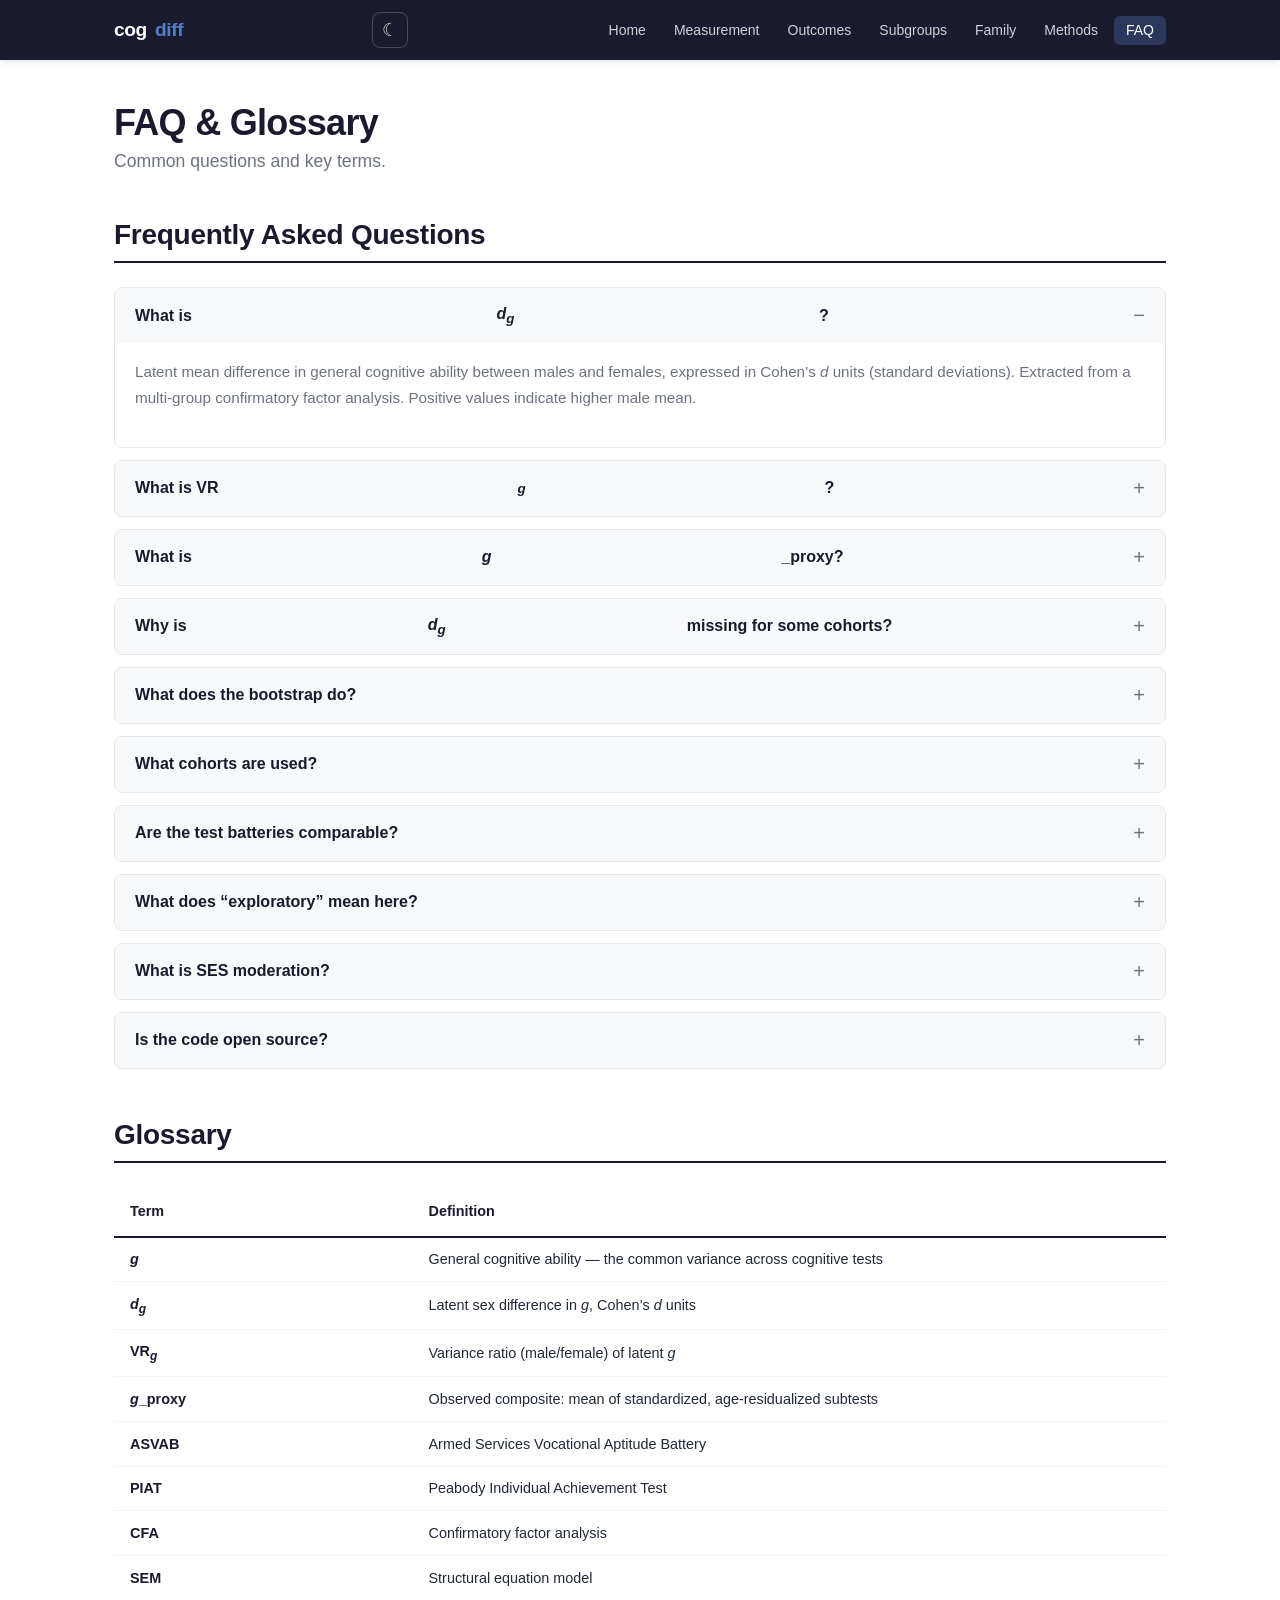
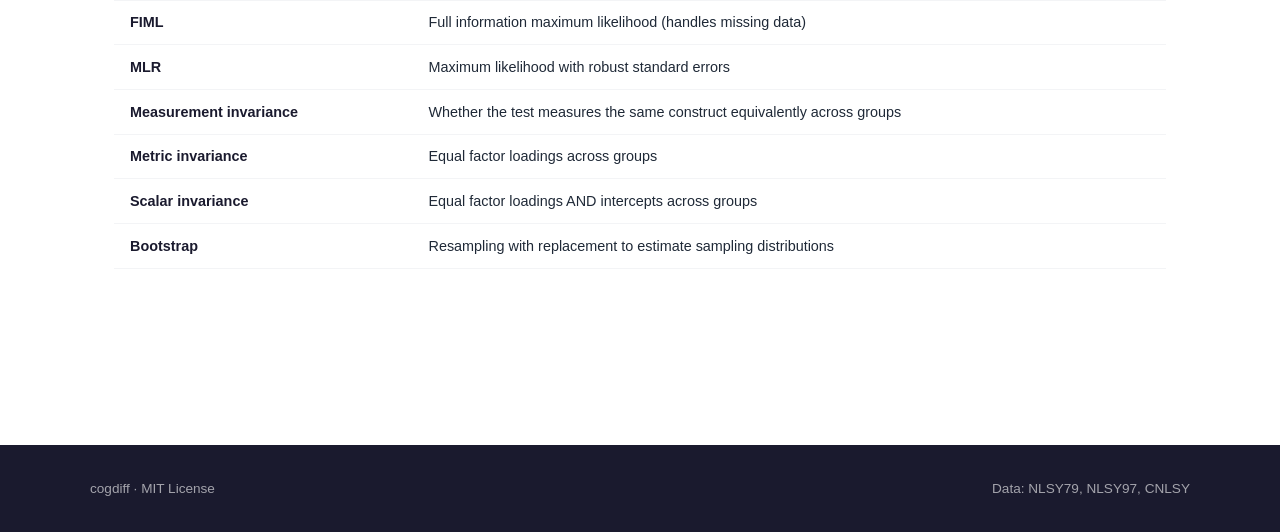
<file: docs/faq.html>
<!DOCTYPE html>
<html lang="en">
<head>
  <meta charset="UTF-8">
  <meta name="viewport" content="width=device-width, initial-scale=1.0">
  <meta name="color-scheme" content="light dark">
  <title>FAQ &mdash; cogdiff</title>
  <script src="js/theme.js"></script>
  <link rel="stylesheet" href="css/style.css">
</head>
<body>

<!-- ── Header ──────────────────────────────────────────────── -->
<header class="site-header">
  <div class="header-inner">
    <a href="index.html" class="site-logo">cog<span class="logo-accent">diff</span></a>
    <div class="header-controls">
      <button class="nav-toggle" onclick="document.querySelector('.nav-links').classList.toggle('open')" aria-label="Toggle navigation">&#9776;</button>
      <button id="themeToggle" class="theme-toggle" onclick="cdToggleTheme()" aria-label="Toggle theme">&#9790;</button>
    </div>
    <nav>
      <ul class="nav-links">
        <li><a href="index.html">Home</a></li>
        <li><a href="measurement.html">Measurement</a></li>
        <li><a href="outcomes.html">Outcomes</a></li>
        <li><a href="subgroups.html">Subgroups</a></li>
        <li><a href="family.html">Family</a></li>
        <li><a href="methodology.html">Methods</a></li>
        <li><a href="faq.html" class="active">FAQ</a></li>
      </ul>
    </nav>
  </div>
</header>

<!-- ── Content ─────────────────────────────────────────────── -->
<main class="content">

  <h1>FAQ &amp; Glossary</h1>
  <p class="page-intro">Common questions and key terms.</p>

  <!-- ── FAQ ───────────────────────────────────────────────── -->
  <section class="section" id="faq">
    <div class="section-header">
      <h2>Frequently Asked Questions</h2>
    </div>

    <!-- 1 -->
    <div class="faq-item open">
      <button class="faq-question" onclick="this.parentElement.classList.toggle('open')">What is <em>d<sub>g</sub></em>?</button>
      <div class="faq-answer">
        <div class="faq-answer-inner">
          <p>Latent mean difference in general cognitive ability between males and females, expressed in Cohen&rsquo;s <em>d</em> units (standard deviations). Extracted from a multi-group confirmatory factor analysis. Positive values indicate higher male mean.</p>
        </div>
      </div>
    </div>

    <!-- 2 -->
    <div class="faq-item">
      <button class="faq-question" onclick="this.parentElement.classList.toggle('open')">What is VR<sub><em>g</em></sub>?</button>
      <div class="faq-answer">
        <div class="faq-answer-inner">
          <p>Variance ratio: male variance divided by female variance. Values above 1 indicate greater male variability. This is computed from the latent factor variances in the CFA model.</p>
        </div>
      </div>
    </div>

    <!-- 3 -->
    <div class="faq-item">
      <button class="faq-question" onclick="this.parentElement.classList.toggle('open')">What is <em>g</em>_proxy?</button>
      <div class="faq-answer">
        <div class="faq-answer-inner">
          <p>An observed (not latent) composite score: the mean of all age-residualized, standardized subtests for a given respondent. Unlike <em>d<sub>g</sub></em>, <em>g</em>_proxy does not require measurement invariance to hold. It is used for all exploratory analyses.</p>
        </div>
      </div>
    </div>

    <!-- 4 -->
    <div class="faq-item">
      <button class="faq-question" onclick="this.parentElement.classList.toggle('open')">Why is <em>d<sub>g</sub></em> missing for some cohorts?</button>
      <div class="faq-answer">
        <div class="faq-answer-inner">
          <p>The confirmatory pipeline requires scalar measurement invariance before reporting latent mean differences. NLSY97 fails the scalar gate (&Delta;CFI too large). CNLSY fails on both &Delta;CFI and &Delta;RMSEA. For these cohorts, only the observed <em>g</em>_proxy difference is reported.</p>
        </div>
      </div>
    </div>

    <!-- 5 -->
    <div class="faq-item">
      <button class="faq-question" onclick="this.parentElement.classList.toggle('open')">What does the bootstrap do?</button>
      <div class="faq-answer">
        <div class="faq-answer-inner">
          <p>The family bootstrap resamples entire families (not individuals) to account for within-family correlation, then refits the full SEM on each replicate. 499 replicates produce percentile confidence intervals.</p>
        </div>
      </div>
    </div>

    <!-- 6 -->
    <div class="faq-item">
      <button class="faq-question" onclick="this.parentElement.classList.toggle('open')">What cohorts are used?</button>
      <div class="faq-answer">
        <div class="faq-answer-inner">
          <p>Three: NLSY79 (born 1957&ndash;64, tested 1980), NLSY97 (born 1980&ndash;84, tested 1999), and CNLSY (children of NLSY79 women, tested 1986&ndash;2014 on PIAT).</p>
        </div>
      </div>
    </div>

    <!-- 7 -->
    <div class="faq-item">
      <button class="faq-question" onclick="this.parentElement.classList.toggle('open')">Are the test batteries comparable?</button>
      <div class="faq-answer">
        <div class="faq-answer-inner">
          <p>Not directly. NLSY79 uses 10 ASVAB subtests, NLSY97 uses 12 CAT-ASVAB subtests, and CNLSY uses 3 PIAT subtests. Cross-cohort comparisons use <em>g</em>_proxy (observed composite) rather than latent <em>d<sub>g</sub></em>.</p>
        </div>
      </div>
    </div>

    <!-- 8 -->
    <div class="faq-item">
      <button class="faq-question" onclick="this.parentElement.classList.toggle('open')">What does &ldquo;exploratory&rdquo; mean here?</button>
      <div class="faq-answer">
        <div class="faq-answer-inner">
          <p>All outcome association analyses (education, earnings, health, etc.) use the observed <em>g</em>_proxy composite and are classified as exploratory. Only the measurement invariance&ndash;gated <em>d<sub>g</sub></em> and VR<sub><em>g</em></sub> are confirmatory.</p>
        </div>
      </div>
    </div>

    <!-- 9 -->
    <div class="faq-item">
      <button class="faq-question" onclick="this.parentElement.classList.toggle('open')">What is SES moderation?</button>
      <div class="faq-answer">
        <div class="faq-answer-inner">
          <p>Sex differences are broken out by parental education tercile (low/mid/high) to test whether the magnitude of sex differences varies with socioeconomic background.</p>
        </div>
      </div>
    </div>

    <!-- 10 -->
    <div class="faq-item">
      <button class="faq-question" onclick="this.parentElement.classList.toggle('open')">Is the code open source?</button>
      <div class="faq-answer">
        <div class="faq-answer-inner">
          <p>Yes. Full pipeline under MIT License. Raw NLSY microdata is not redistributed; researchers access it through the NLS Investigator.</p>
        </div>
      </div>
    </div>

  </section>

  <!-- ── Glossary ──────────────────────────────────────────── -->
  <section class="section" id="glossary">
    <div class="section-header">
      <h2>Glossary</h2>
    </div>

    <table class="data-table">
      <thead>
        <tr>
          <th>Term</th>
          <th>Definition</th>
        </tr>
      </thead>
      <tbody>
        <tr>
          <td class="highlight"><em>g</em></td>
          <td>General cognitive ability &mdash; the common variance across cognitive tests</td>
        </tr>
        <tr>
          <td class="highlight"><em>d<sub>g</sub></em></td>
          <td>Latent sex difference in <em>g</em>, Cohen&rsquo;s <em>d</em> units</td>
        </tr>
        <tr>
          <td class="highlight">VR<sub><em>g</em></sub></td>
          <td>Variance ratio (male/female) of latent <em>g</em></td>
        </tr>
        <tr>
          <td class="highlight"><em>g</em>_proxy</td>
          <td>Observed composite: mean of standardized, age-residualized subtests</td>
        </tr>
        <tr>
          <td class="highlight">ASVAB</td>
          <td>Armed Services Vocational Aptitude Battery</td>
        </tr>
        <tr>
          <td class="highlight">PIAT</td>
          <td>Peabody Individual Achievement Test</td>
        </tr>
        <tr>
          <td class="highlight">CFA</td>
          <td>Confirmatory factor analysis</td>
        </tr>
        <tr>
          <td class="highlight">SEM</td>
          <td>Structural equation model</td>
        </tr>
        <tr>
          <td class="highlight">FIML</td>
          <td>Full information maximum likelihood (handles missing data)</td>
        </tr>
        <tr>
          <td class="highlight">MLR</td>
          <td>Maximum likelihood with robust standard errors</td>
        </tr>
        <tr>
          <td class="highlight">Measurement invariance</td>
          <td>Whether the test measures the same construct equivalently across groups</td>
        </tr>
        <tr>
          <td class="highlight">Metric invariance</td>
          <td>Equal factor loadings across groups</td>
        </tr>
        <tr>
          <td class="highlight">Scalar invariance</td>
          <td>Equal factor loadings AND intercepts across groups</td>
        </tr>
        <tr>
          <td class="highlight">Bootstrap</td>
          <td>Resampling with replacement to estimate sampling distributions</td>
        </tr>
      </tbody>
    </table>
  </section>

</main>

<!-- ── Footer ──────────────────────────────────────────────── -->
<footer class="site-footer">
  <div class="footer-inner">
    <span>cogdiff &middot; MIT License</span>
    <span>Data: NLSY79, NLSY97, CNLSY</span>
  </div>
</footer>

</body>
</html>
</file>
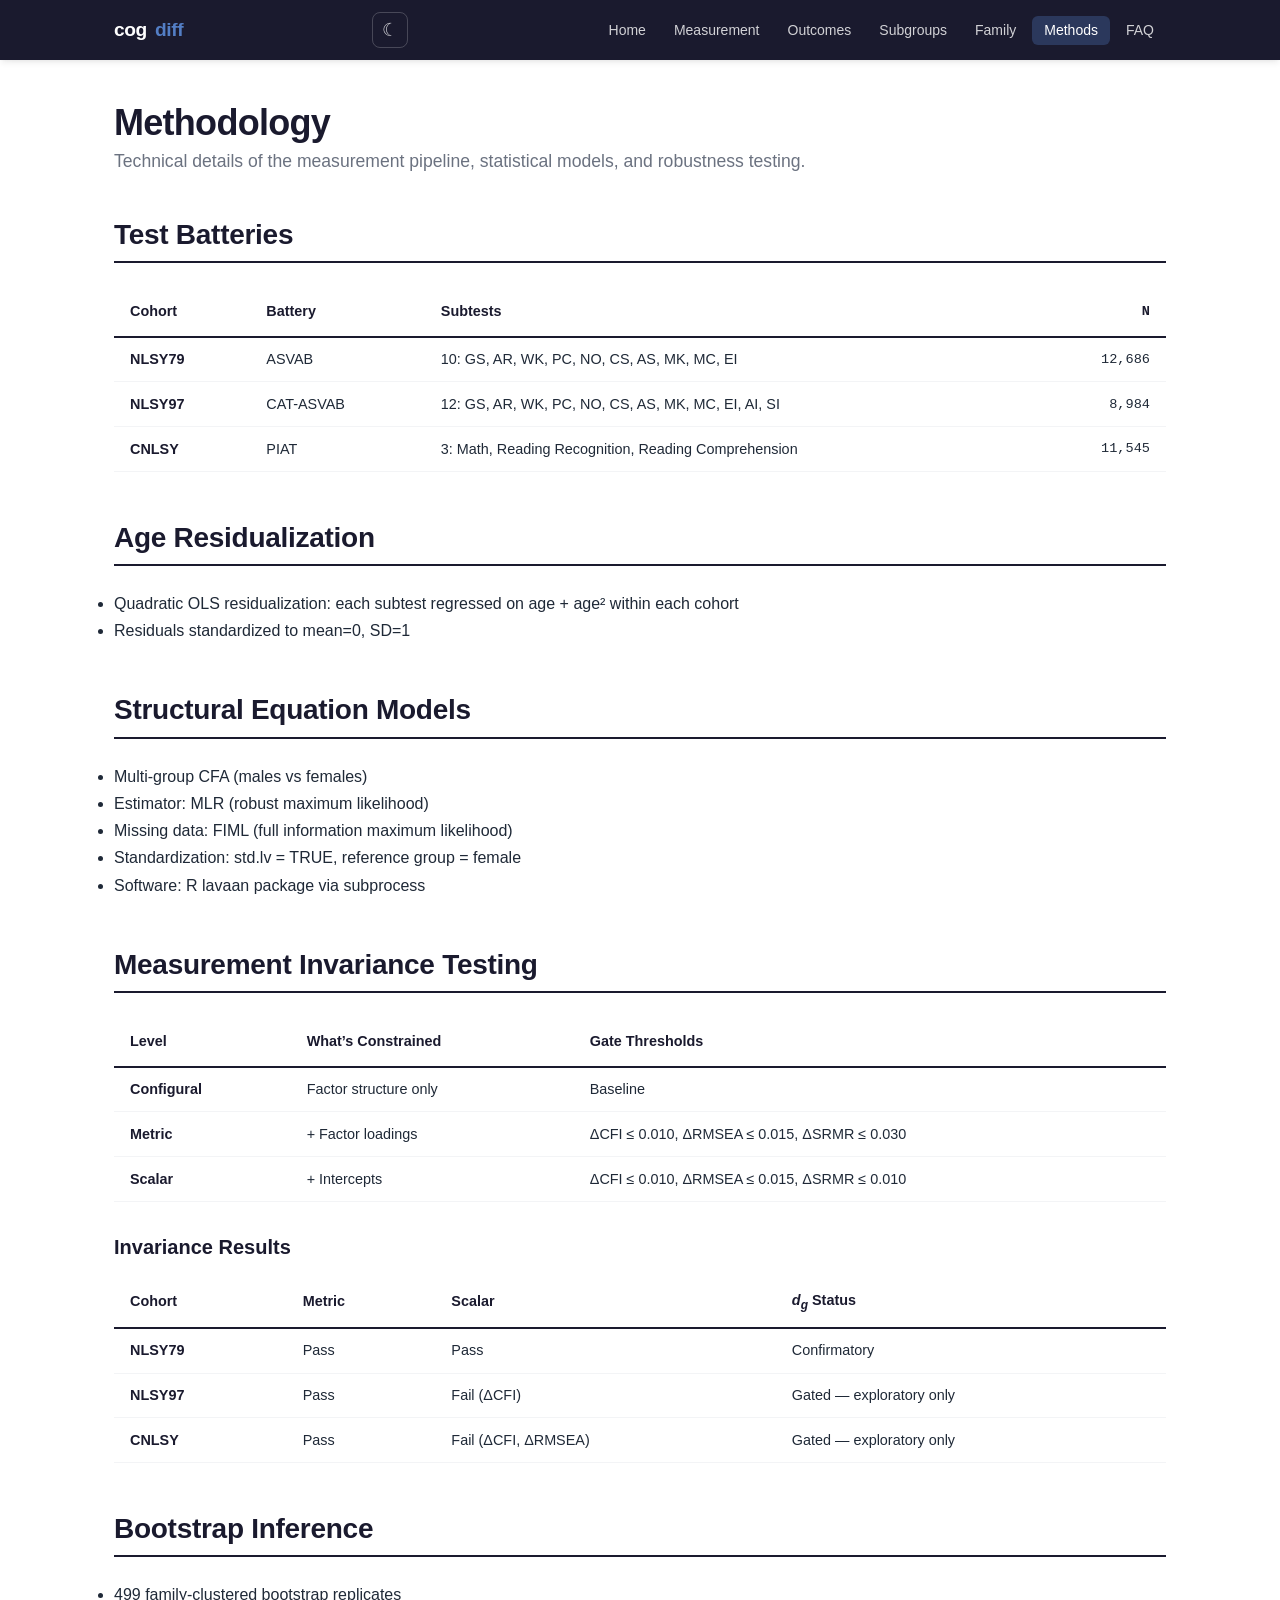
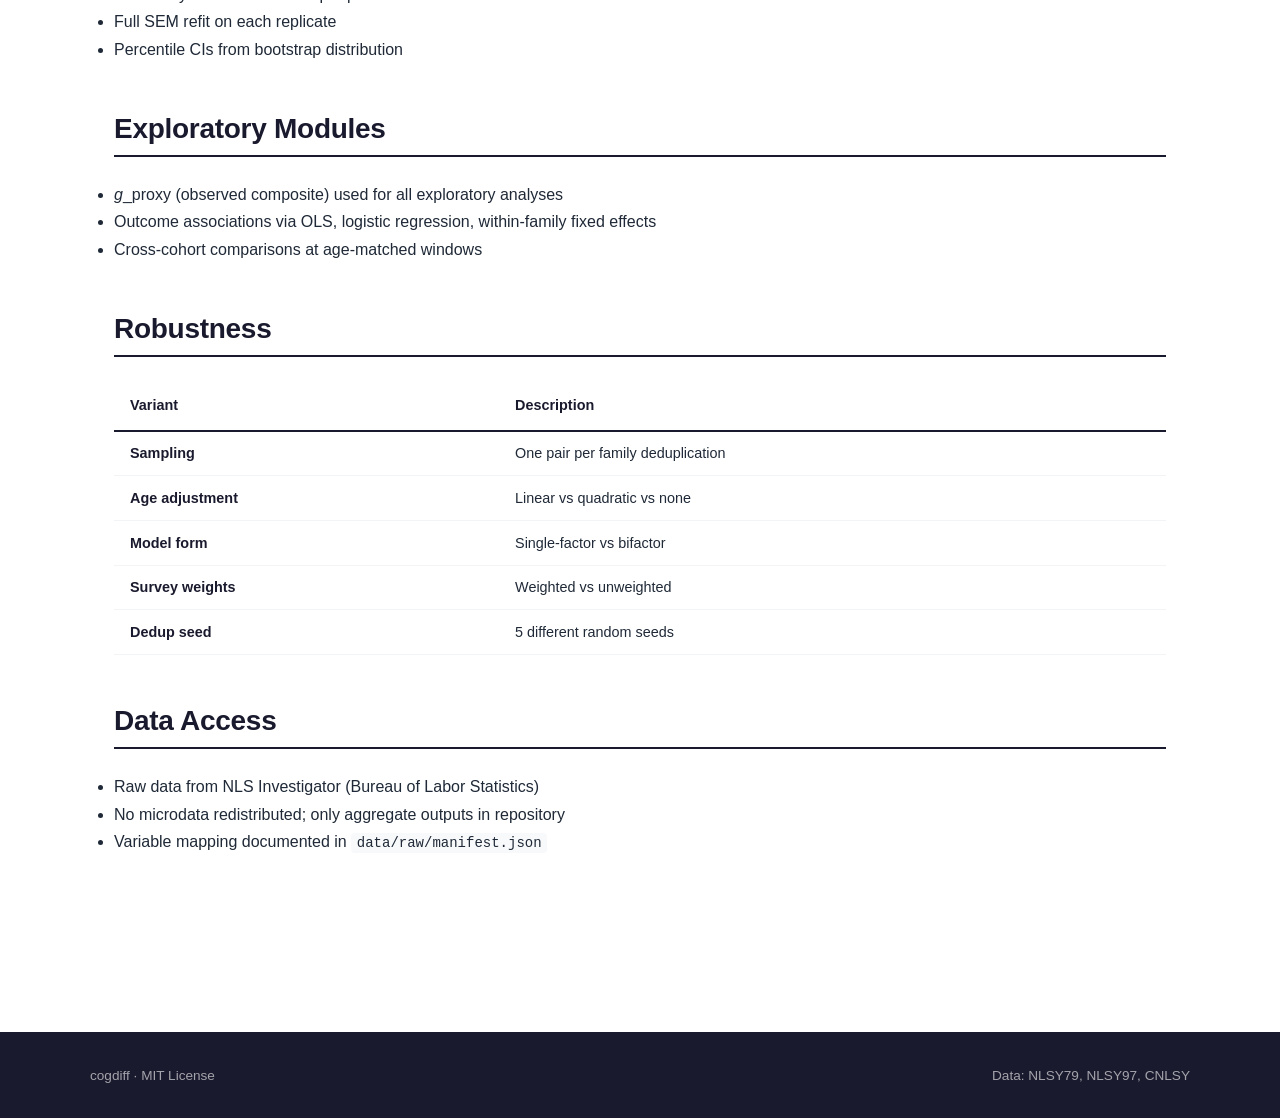
<file: docs/methodology.html>
<!DOCTYPE html>
<html lang="en">
<head>
  <meta charset="UTF-8">
  <meta name="viewport" content="width=device-width, initial-scale=1.0">
  <meta name="color-scheme" content="light dark">
  <title>Methodology &mdash; cogdiff</title>
  <script src="js/theme.js"></script>
  <link rel="stylesheet" href="css/style.css">
</head>
<body>

<!-- ── Header ──────────────────────────────────────────────── -->
<header class="site-header">
  <div class="header-inner">
    <a href="index.html" class="site-logo">cog<span class="logo-accent">diff</span></a>
    <div class="header-controls">
      <button class="nav-toggle" onclick="document.querySelector('.nav-links').classList.toggle('open')" aria-label="Toggle navigation">&#9776;</button>
      <button id="themeToggle" class="theme-toggle" onclick="cdToggleTheme()" aria-label="Toggle theme">&#9790;</button>
    </div>
    <nav>
      <ul class="nav-links">
        <li><a href="index.html">Home</a></li>
        <li><a href="measurement.html">Measurement</a></li>
        <li><a href="outcomes.html">Outcomes</a></li>
        <li><a href="subgroups.html">Subgroups</a></li>
        <li><a href="family.html">Family</a></li>
        <li><a href="methodology.html" class="active">Methods</a></li>
        <li><a href="faq.html">FAQ</a></li>
      </ul>
    </nav>
  </div>
</header>

<!-- ── Content ─────────────────────────────────────────────── -->
<main class="content">

  <h1>Methodology</h1>
  <p class="page-intro">Technical details of the measurement pipeline, statistical models, and robustness testing.</p>

  <!-- ── 1. Test Batteries ─────────────────────────────────── -->
  <section class="section" id="test-batteries">
    <div class="section-header">
      <h2>Test Batteries</h2>
    </div>

    <table class="data-table">
      <thead>
        <tr>
          <th>Cohort</th>
          <th>Battery</th>
          <th>Subtests</th>
          <th class="num">N</th>
        </tr>
      </thead>
      <tbody>
        <tr>
          <td class="highlight">NLSY79</td>
          <td>ASVAB</td>
          <td>10: GS, AR, WK, PC, NO, CS, AS, MK, MC, EI</td>
          <td class="num">12,686</td>
        </tr>
        <tr>
          <td class="highlight">NLSY97</td>
          <td>CAT-ASVAB</td>
          <td>12: GS, AR, WK, PC, NO, CS, AS, MK, MC, EI, AI, SI</td>
          <td class="num">8,984</td>
        </tr>
        <tr>
          <td class="highlight">CNLSY</td>
          <td>PIAT</td>
          <td>3: Math, Reading Recognition, Reading Comprehension</td>
          <td class="num">11,545</td>
        </tr>
      </tbody>
    </table>
  </section>

  <!-- ── 2. Age Residualization ────────────────────────────── -->
  <section class="section" id="age-residualization">
    <div class="section-header">
      <h2>Age Residualization</h2>
    </div>

    <ul>
      <li>Quadratic OLS residualization: each subtest regressed on age + age&sup2; within each cohort</li>
      <li>Residuals standardized to mean=0, SD=1</li>
    </ul>
  </section>

  <!-- ── 3. Structural Equation Models ─────────────────────── -->
  <section class="section" id="structural-equation-models">
    <div class="section-header">
      <h2>Structural Equation Models</h2>
    </div>

    <ul>
      <li>Multi-group CFA (males vs females)</li>
      <li>Estimator: MLR (robust maximum likelihood)</li>
      <li>Missing data: FIML (full information maximum likelihood)</li>
      <li>Standardization: std.lv = TRUE, reference group = female</li>
      <li>Software: R lavaan package via subprocess</li>
    </ul>
  </section>

  <!-- ── 4. Measurement Invariance Testing ─────────────────── -->
  <section class="section" id="measurement-invariance">
    <div class="section-header">
      <h2>Measurement Invariance Testing</h2>
    </div>

    <table class="data-table">
      <thead>
        <tr>
          <th>Level</th>
          <th>What&rsquo;s Constrained</th>
          <th>Gate Thresholds</th>
        </tr>
      </thead>
      <tbody>
        <tr>
          <td class="highlight">Configural</td>
          <td>Factor structure only</td>
          <td>Baseline</td>
        </tr>
        <tr>
          <td class="highlight">Metric</td>
          <td>+ Factor loadings</td>
          <td>&Delta;CFI &le; 0.010, &Delta;RMSEA &le; 0.015, &Delta;SRMR &le; 0.030</td>
        </tr>
        <tr>
          <td class="highlight">Scalar</td>
          <td>+ Intercepts</td>
          <td>&Delta;CFI &le; 0.010, &Delta;RMSEA &le; 0.015, &Delta;SRMR &le; 0.010</td>
        </tr>
      </tbody>
    </table>

    <h3>Invariance Results</h3>

    <table class="data-table">
      <thead>
        <tr>
          <th>Cohort</th>
          <th>Metric</th>
          <th>Scalar</th>
          <th><em>d<sub>g</sub></em> Status</th>
        </tr>
      </thead>
      <tbody>
        <tr>
          <td class="highlight">NLSY79</td>
          <td>Pass</td>
          <td>Pass</td>
          <td>Confirmatory</td>
        </tr>
        <tr>
          <td class="highlight">NLSY97</td>
          <td>Pass</td>
          <td>Fail (&Delta;CFI)</td>
          <td>Gated &mdash; exploratory only</td>
        </tr>
        <tr>
          <td class="highlight">CNLSY</td>
          <td>Pass</td>
          <td>Fail (&Delta;CFI, &Delta;RMSEA)</td>
          <td>Gated &mdash; exploratory only</td>
        </tr>
      </tbody>
    </table>
  </section>

  <!-- ── 5. Bootstrap Inference ────────────────────────────── -->
  <section class="section" id="bootstrap-inference">
    <div class="section-header">
      <h2>Bootstrap Inference</h2>
    </div>

    <ul>
      <li>499 family-clustered bootstrap replicates</li>
      <li>Full SEM refit on each replicate</li>
      <li>Percentile CIs from bootstrap distribution</li>
    </ul>
  </section>

  <!-- ── 6. Exploratory Modules ────────────────────────────── -->
  <section class="section" id="exploratory-modules">
    <div class="section-header">
      <h2>Exploratory Modules</h2>
    </div>

    <ul>
      <li><em>g</em>_proxy (observed composite) used for all exploratory analyses</li>
      <li>Outcome associations via OLS, logistic regression, within-family fixed effects</li>
      <li>Cross-cohort comparisons at age-matched windows</li>
    </ul>
  </section>

  <!-- ── 7. Robustness ─────────────────────────────────────── -->
  <section class="section" id="robustness">
    <div class="section-header">
      <h2>Robustness</h2>
    </div>

    <table class="data-table">
      <thead>
        <tr>
          <th>Variant</th>
          <th>Description</th>
        </tr>
      </thead>
      <tbody>
        <tr>
          <td class="highlight">Sampling</td>
          <td>One pair per family deduplication</td>
        </tr>
        <tr>
          <td class="highlight">Age adjustment</td>
          <td>Linear vs quadratic vs none</td>
        </tr>
        <tr>
          <td class="highlight">Model form</td>
          <td>Single-factor vs bifactor</td>
        </tr>
        <tr>
          <td class="highlight">Survey weights</td>
          <td>Weighted vs unweighted</td>
        </tr>
        <tr>
          <td class="highlight">Dedup seed</td>
          <td>5 different random seeds</td>
        </tr>
      </tbody>
    </table>
  </section>

  <!-- ── 8. Data Access ────────────────────────────────────── -->
  <section class="section" id="data-access">
    <div class="section-header">
      <h2>Data Access</h2>
    </div>

    <ul>
      <li>Raw data from NLS Investigator (Bureau of Labor Statistics)</li>
      <li>No microdata redistributed; only aggregate outputs in repository</li>
      <li>Variable mapping documented in <code>data/raw/manifest.json</code></li>
    </ul>
  </section>

</main>

<!-- ── Footer ──────────────────────────────────────────────── -->
<footer class="site-footer">
  <div class="footer-inner">
    <span>cogdiff &middot; MIT License</span>
    <span>Data: NLSY79, NLSY97, CNLSY</span>
  </div>
</footer>

</body>
</html>
</file>
<file: docs/css/style.css>
/* juryrig — site stylesheet */

:root {
  color-scheme: light dark;

  /* ── Light mode (default) ── */
  --color-navy: #1a1a2e;
  --color-navy-mid: #16213e;
  --color-navy-light: #0f3460;
  --color-accent: #537ec5;
  --color-accent-hover: #4169a6;
  --color-text: #1f2937;
  --color-text-secondary: #6b7280;
  --color-text-light: #9ca3af;
  --color-bg: #ffffff;
  --color-bg-alt: #f8f9fa;
  --color-bg-card: #ffffff;
  --color-border: #e5e7eb;
  --color-border-light: #f3f4f6;
  --color-positive: #27ae60;
  --color-negative: #c0392b;
  --color-warn: #e67e22;
  --color-heading: #1a1a2e;
  --color-hero-bg: linear-gradient(135deg, #1a1a2e 0%, #0f3460 100%);
  --color-header-bg: #1a1a2e;
  --color-insight-bg: linear-gradient(135deg, #f0f4ff 0%, #e8f0fe 100%);
  --color-insight-text: #16213e;
  --color-warning-bg: #fef9f0;
  --color-warning-text: #7c5a1e;
  --color-nonuse-bg: #fdf2f2;
  --color-nonuse-border: #fecaca;
  --color-nonuse-text: #991b1b;
  --color-nonuse-strong: #7f1d1d;
  --color-chart-grid: rgba(0, 0, 0, 0.08);
  --color-chart-text: #6b7280;
  --color-chart-muted: #d1d5db;

  --font-sans: -apple-system, BlinkMacSystemFont, 'Segoe UI', Roboto, 'Helvetica Neue', Arial, sans-serif;
  --font-mono: 'SF Mono', 'Fira Code', 'Fira Mono', 'Roboto Mono', Menlo, monospace;
  --shadow-sm: 0 1px 2px rgba(0,0,0,0.05);
  --shadow-md: 0 4px 6px -1px rgba(0,0,0,0.07), 0 2px 4px -2px rgba(0,0,0,0.05);
  --shadow-lg: 0 10px 15px -3px rgba(0,0,0,0.08), 0 4px 6px -4px rgba(0,0,0,0.04);
  --radius: 8px;
  --radius-lg: 12px;
  --max-width: 1100px;
  --transition: 0.2s ease;
}

/* ── Dark mode ── */
[data-theme="dark"] {
  --color-navy: #c5cfe0;
  --color-navy-mid: #a8b8d0;
  --color-navy-light: #8fa3c0;
  --color-accent: #7ba0e0;
  --color-accent-hover: #9ab8ec;
  --color-text: #d4d8e0;
  --color-text-secondary: #9ca3af;
  --color-text-light: #6b7280;
  --color-bg: #0f1117;
  --color-bg-alt: #181c28;
  --color-bg-card: #1a1e2c;
  --color-border: #2a3040;
  --color-border-light: #232838;
  --color-positive: #3ddb7a;
  --color-negative: #ef5350;
  --color-warn: #f0a050;
  --color-heading: #c5cfe0;
  --color-hero-bg: linear-gradient(135deg, #0a0d14 0%, #111828 100%);
  --color-header-bg: #0a0d14;
  --color-insight-bg: linear-gradient(135deg, #141828 0%, #1a2038 100%);
  --color-insight-text: #b0c0e0;
  --color-warning-bg: #1f1a10;
  --color-warning-text: #d4a84a;
  --color-nonuse-bg: #1f1214;
  --color-nonuse-border: #4a2020;
  --color-nonuse-text: #ef8080;
  --color-nonuse-strong: #f0a0a0;
  --color-chart-grid: rgba(255, 255, 255, 0.08);
  --color-chart-text: #9ca3af;
  --color-chart-muted: #3a4050;
  --shadow-sm: 0 1px 2px rgba(0,0,0,0.3);
  --shadow-md: 0 4px 6px -1px rgba(0,0,0,0.4), 0 2px 4px -2px rgba(0,0,0,0.3);
  --shadow-lg: 0 10px 15px -3px rgba(0,0,0,0.5), 0 4px 6px -4px rgba(0,0,0,0.3);
}

/* Respect system preference as fallback if no data-theme set */
@media (prefers-color-scheme: dark) {
  :root:not([data-theme="light"]) {
    --color-navy: #c5cfe0;
    --color-navy-mid: #a8b8d0;
    --color-navy-light: #8fa3c0;
    --color-accent: #7ba0e0;
    --color-accent-hover: #9ab8ec;
    --color-text: #d4d8e0;
    --color-text-secondary: #9ca3af;
    --color-text-light: #6b7280;
    --color-bg: #0f1117;
    --color-bg-alt: #181c28;
    --color-bg-card: #1a1e2c;
    --color-border: #2a3040;
    --color-border-light: #232838;
    --color-positive: #3ddb7a;
    --color-negative: #ef5350;
    --color-warn: #f0a050;
    --color-heading: #c5cfe0;
    --color-hero-bg: linear-gradient(135deg, #0a0d14 0%, #111828 100%);
    --color-header-bg: #0a0d14;
    --color-insight-bg: linear-gradient(135deg, #141828 0%, #1a2038 100%);
    --color-insight-text: #b0c0e0;
    --color-warning-bg: #1f1a10;
    --color-warning-text: #d4a84a;
    --color-nonuse-bg: #1f1214;
    --color-nonuse-border: #4a2020;
    --color-nonuse-text: #ef8080;
    --color-nonuse-strong: #f0a0a0;
    --color-chart-grid: rgba(255, 255, 255, 0.08);
    --color-chart-text: #9ca3af;
    --color-chart-muted: #3a4050;
    --shadow-sm: 0 1px 2px rgba(0,0,0,0.3);
    --shadow-md: 0 4px 6px -1px rgba(0,0,0,0.4), 0 2px 4px -2px rgba(0,0,0,0.3);
    --shadow-lg: 0 10px 15px -3px rgba(0,0,0,0.5), 0 4px 6px -4px rgba(0,0,0,0.3);
  }
}

*, *::before, *::after { box-sizing: border-box; margin: 0; padding: 0; }

html { scroll-behavior: smooth; -webkit-font-smoothing: antialiased; }

body {
  font-family: var(--font-sans);
  font-size: 16px;
  line-height: 1.7;
  color: var(--color-text);
  background: var(--color-bg);
  transition: background 0.3s ease, color 0.3s ease;
}

/* ── Typography ─────────────────────────────────────────── */
h1, h2, h3, h4 { line-height: 1.3; font-weight: 700; color: var(--color-heading); }
h1 { font-size: 2.25rem; letter-spacing: -0.02em; }
h2 { font-size: 1.75rem; letter-spacing: -0.01em; margin-top: 3rem; margin-bottom: 1rem; }
h3 { font-size: 1.25rem; margin-top: 2rem; margin-bottom: 0.75rem; }
h4 { font-size: 1.1rem; margin-top: 1.5rem; margin-bottom: 0.5rem; }
p { margin-bottom: 1rem; }
a { color: var(--color-accent); text-decoration: none; transition: color var(--transition); }
a:hover { color: var(--color-accent-hover); text-decoration: underline; }
strong { font-weight: 600; }
code { font-family: var(--font-mono); font-size: 0.875em; background: var(--color-bg-alt); padding: 0.15em 0.4em; border-radius: 4px; color: var(--color-text); }
hr { border: none; border-top: 1px solid var(--color-border); margin: 2.5rem 0; }

/* ── Header / Nav ───────────────────────────────────────── */
.site-header {
  background: var(--color-header-bg);
  color: #fff;
  position: sticky;
  top: 0;
  z-index: 100;
  box-shadow: var(--shadow-md);
}

.header-inner {
  max-width: var(--max-width);
  margin: 0 auto;
  padding: 0 1.5rem;
  display: flex;
  align-items: center;
  justify-content: space-between;
  height: 60px;
}

.site-logo {
  font-size: 1.2rem;
  font-weight: 700;
  color: #fff;
  text-decoration: none;
  letter-spacing: -0.02em;
  display: flex;
  align-items: center;
  gap: 0.5rem;
}

.site-logo:hover { color: var(--color-accent); text-decoration: none; }
.site-logo .logo-accent { color: var(--color-accent); }

.header-controls {
  display: flex;
  align-items: center;
  gap: 0.5rem;
}

.nav-links {
  display: flex;
  gap: 0.25rem;
  list-style: none;
}

.nav-links a {
  color: rgba(255,255,255,0.8);
  padding: 0.4rem 0.75rem;
  border-radius: 6px;
  font-size: 0.875rem;
  font-weight: 500;
  transition: all var(--transition);
}

.nav-links a:hover { color: #fff; background: rgba(255,255,255,0.1); text-decoration: none; }
.nav-links a.active { color: #fff; background: rgba(83,126,197,0.3); }

.theme-toggle {
  background: none;
  border: 1px solid rgba(255,255,255,0.2);
  color: rgba(255,255,255,0.8);
  width: 36px;
  height: 36px;
  border-radius: 8px;
  cursor: pointer;
  display: flex;
  align-items: center;
  justify-content: center;
  font-size: 1.1rem;
  transition: all var(--transition);
  flex-shrink: 0;
}

.theme-toggle:hover { background: rgba(255,255,255,0.1); color: #fff; border-color: rgba(255,255,255,0.3); }

.nav-toggle {
  display: none;
  background: none;
  border: none;
  color: #fff;
  font-size: 1.5rem;
  cursor: pointer;
  padding: 0.25rem;
}

/* ── Hero ───────────────────────────────────────────────── */
.hero {
  background: var(--color-hero-bg);
  color: #fff;
  padding: 4rem 1.5rem 3rem;
}

.hero-inner {
  max-width: var(--max-width);
  margin: 0 auto;
}

.hero h1 { color: #fff; font-size: 2.75rem; margin-bottom: 1rem; }
.hero .subtitle { font-size: 1.15rem; color: rgba(255,255,255,0.8); max-width: 700px; line-height: 1.6; }

/* ── Stats Row ──────────────────────────────────────────── */
.stats-row {
  display: grid;
  grid-template-columns: repeat(auto-fit, minmax(200px, 1fr));
  gap: 1.25rem;
  margin: 2rem 0;
}

.stat-card {
  background: rgba(255,255,255,0.08);
  border: 1px solid rgba(255,255,255,0.12);
  border-radius: var(--radius);
  padding: 1.25rem 1.5rem;
  text-align: center;
}

.stat-card .stat-value {
  font-size: 2rem;
  font-weight: 800;
  color: #fff;
  font-family: var(--font-mono);
  letter-spacing: -0.02em;
}

.stat-card .stat-label {
  font-size: 0.8rem;
  text-transform: uppercase;
  letter-spacing: 0.08em;
  color: rgba(255,255,255,0.6);
  margin-top: 0.25rem;
}

/* ── Content ────────────────────────────────────────────── */
.content {
  max-width: var(--max-width);
  margin: 0 auto;
  padding: 2.5rem 1.5rem 4rem;
}

.page-intro {
  font-size: 1.1rem;
  color: var(--color-text-secondary);
  max-width: 750px;
  margin-bottom: 2.5rem;
}

/* ── Section ────────────────────────────────────────────── */
.section { margin-bottom: 3rem; }

.section-header {
  display: flex;
  align-items: baseline;
  gap: 1rem;
  margin-bottom: 1.5rem;
  border-bottom: 2px solid var(--color-heading);
  padding-bottom: 0.5rem;
}

.section-header h2 { margin: 0; }
.section-header .section-tag {
  font-size: 0.75rem;
  text-transform: uppercase;
  letter-spacing: 0.08em;
  color: var(--color-accent);
  font-weight: 600;
}

/* ── Cards ──────────────────────────────────────────────── */
.card-grid {
  display: grid;
  grid-template-columns: repeat(auto-fit, minmax(320px, 1fr));
  gap: 1.5rem;
  margin: 1.5rem 0;
}

.card {
  background: var(--color-bg-card);
  border: 1px solid var(--color-border);
  border-radius: var(--radius-lg);
  padding: 1.75rem;
  box-shadow: var(--shadow-sm);
  transition: box-shadow var(--transition), transform var(--transition);
}

.card:hover { box-shadow: var(--shadow-md); transform: translateY(-1px); }

.card h3 { margin-top: 0; color: var(--color-heading); }
.card p { color: var(--color-text-secondary); font-size: 0.95rem; }

.card-link {
  display: inline-flex;
  align-items: center;
  gap: 0.35rem;
  font-size: 0.875rem;
  font-weight: 600;
  color: var(--color-accent);
  margin-top: 0.75rem;
}

.card-link:hover { gap: 0.5rem; }
.card-link::after { content: '\2192'; transition: margin-left var(--transition); }

/* ── Chart Container ────────────────────────────────────── */
.chart-container {
  background: var(--color-bg-card);
  border: 1px solid var(--color-border);
  border-radius: var(--radius-lg);
  padding: 1.5rem;
  margin: 1.5rem 0;
  box-shadow: var(--shadow-sm);
}

.chart-container h3 {
  margin-top: 0;
  margin-bottom: 0.25rem;
  font-size: 1.1rem;
}

.chart-container .chart-subtitle {
  font-size: 0.85rem;
  color: var(--color-text-secondary);
  margin-bottom: 1rem;
}

.chart-canvas-wrap {
  position: relative;
  width: 100%;
}

.chart-canvas-wrap canvas { width: 100% !important; }

.chart-canvas-wrap.tall { min-height: 500px; }
.chart-canvas-wrap.very-tall { min-height: 800px; }

.chart-note {
  font-size: 0.8rem;
  color: var(--color-text-light);
  margin-top: 0.75rem;
  font-style: italic;
}

/* ── Tables ─────────────────────────────────────────────── */
.data-table {
  width: 100%;
  border-collapse: collapse;
  font-size: 0.9rem;
  margin: 1rem 0;
}

.data-table th {
  text-align: left;
  font-weight: 600;
  color: var(--color-heading);
  border-bottom: 2px solid var(--color-heading);
  padding: 0.75rem 1rem;
  white-space: nowrap;
}

.data-table td {
  padding: 0.6rem 1rem;
  border-bottom: 1px solid var(--color-border-light);
  color: var(--color-text);
}

.data-table tr:hover td { background: var(--color-bg-alt); }

.data-table .num {
  text-align: right;
  font-family: var(--font-mono);
  font-size: 0.85rem;
}

.data-table .highlight { font-weight: 600; color: var(--color-heading); }

/* ── Key Insight Box ────────────────────────────────────── */
.insight-box {
  background: var(--color-insight-bg);
  border-left: 4px solid var(--color-accent);
  border-radius: 0 var(--radius) var(--radius) 0;
  padding: 1.25rem 1.5rem;
  margin: 1.5rem 0;
}

.insight-box p { margin-bottom: 0; color: var(--color-insight-text); }
.insight-box strong { color: var(--color-heading); }

/* ── Limitation / Warning Box ───────────────────────────── */
.warning-box {
  background: var(--color-warning-bg);
  border-left: 4px solid var(--color-warn);
  border-radius: 0 var(--radius) var(--radius) 0;
  padding: 1.25rem 1.5rem;
  margin: 1.5rem 0;
}

.warning-box p { margin-bottom: 0; color: var(--color-warning-text); }

/* ── Non-use Banner ─────────────────────────────────────── */
.non-use-banner {
  background: var(--color-nonuse-bg);
  border: 1px solid var(--color-nonuse-border);
  border-radius: var(--radius);
  padding: 1rem 1.5rem;
  margin: 1.5rem 0;
  font-size: 0.9rem;
  color: var(--color-nonuse-text);
}

.non-use-banner strong { color: var(--color-nonuse-strong); }

/* ── FAQ Accordion ──────────────────────────────────────── */
.faq-item {
  border: 1px solid var(--color-border);
  border-radius: var(--radius);
  margin-bottom: 0.75rem;
  overflow: hidden;
}

.faq-question {
  width: 100%;
  text-align: left;
  background: var(--color-bg-alt);
  border: none;
  padding: 1rem 1.25rem;
  font-size: 1rem;
  font-weight: 600;
  color: var(--color-heading);
  cursor: pointer;
  display: flex;
  justify-content: space-between;
  align-items: center;
  font-family: var(--font-sans);
  transition: background var(--transition);
}

.faq-question:hover { background: var(--color-border-light); }

.faq-question::after {
  content: '+';
  font-size: 1.25rem;
  font-weight: 400;
  color: var(--color-text-secondary);
  transition: transform var(--transition);
}

.faq-item.open .faq-question::after { content: '\2212'; }

.faq-answer {
  max-height: 0;
  overflow: hidden;
  transition: max-height 0.3s ease;
}

.faq-answer-inner {
  padding: 1rem 1.25rem 1.25rem;
  color: var(--color-text-secondary);
  font-size: 0.95rem;
}

.faq-item.open .faq-answer { max-height: 500px; }

/* ── Tabs ───────────────────────────────────────────────── */
.tabs {
  display: flex;
  border-bottom: 2px solid var(--color-border);
  margin-bottom: 1.5rem;
  gap: 0;
}

.tab-btn {
  background: none;
  border: none;
  padding: 0.75rem 1.25rem;
  font-size: 0.9rem;
  font-weight: 600;
  color: var(--color-text-secondary);
  cursor: pointer;
  border-bottom: 2px solid transparent;
  margin-bottom: -2px;
  font-family: var(--font-sans);
  transition: all var(--transition);
}

.tab-btn:hover { color: var(--color-heading); }
.tab-btn.active { color: var(--color-accent); border-bottom-color: var(--color-accent); }

.tab-panel { display: none; }
.tab-panel.active { display: block; }

/* ── Details / Summary ──────────────────────────────────── */
summary { color: var(--color-accent); }

/* ── Footer ─────────────────────────────────────────────── */
.site-footer {
  background: var(--color-header-bg);
  color: rgba(255,255,255,0.6);
  padding: 2rem 1.5rem;
  font-size: 0.85rem;
  margin-top: 4rem;
}

.footer-inner {
  max-width: var(--max-width);
  margin: 0 auto;
  display: flex;
  justify-content: space-between;
  align-items: center;
  flex-wrap: wrap;
  gap: 1rem;
}

.footer-inner a { color: rgba(255,255,255,0.8); }
.footer-inner a:hover { color: #fff; }

/* ── Responsive ─────────────────────────────────────────── */
@media (max-width: 768px) {
  h1 { font-size: 1.75rem; }
  h2 { font-size: 1.4rem; }
  .hero { padding: 2.5rem 1rem 2rem; }
  .hero h1 { font-size: 2rem; }

  .header-inner { height: 56px; }

  .nav-toggle { display: block; }

  .nav-links {
    display: none;
    position: absolute;
    top: 56px;
    left: 0;
    right: 0;
    background: var(--color-header-bg);
    flex-direction: column;
    padding: 0.5rem;
    border-top: 1px solid rgba(255,255,255,0.1);
    box-shadow: var(--shadow-lg);
  }

  .nav-links.open { display: flex; }
  .nav-links a { padding: 0.75rem 1rem; }

  .stats-row { grid-template-columns: repeat(2, 1fr); }

  .card-grid { grid-template-columns: 1fr; }

  .chart-container { padding: 1rem; }

  .content { padding: 1.5rem 1rem 3rem; }

  .data-table { font-size: 0.8rem; }
  .data-table th, .data-table td { padding: 0.5rem 0.5rem; }

  .footer-inner { flex-direction: column; text-align: center; }
}

@media (max-width: 480px) {
  .stats-row { grid-template-columns: 1fr; }
  .stat-card .stat-value { font-size: 1.5rem; }
}

/* ── Print ──────────────────────────────────────────────── */
@media print {
  .site-header, .site-footer, .nav-toggle, .theme-toggle { display: none; }
  .hero { background: #f5f5f5; color: #1a1a2e; padding: 1.5rem; }
  .hero h1, .hero .subtitle { color: #1a1a2e; }
  .card { break-inside: avoid; }
  .chart-container { break-inside: avoid; }
}
</file>
